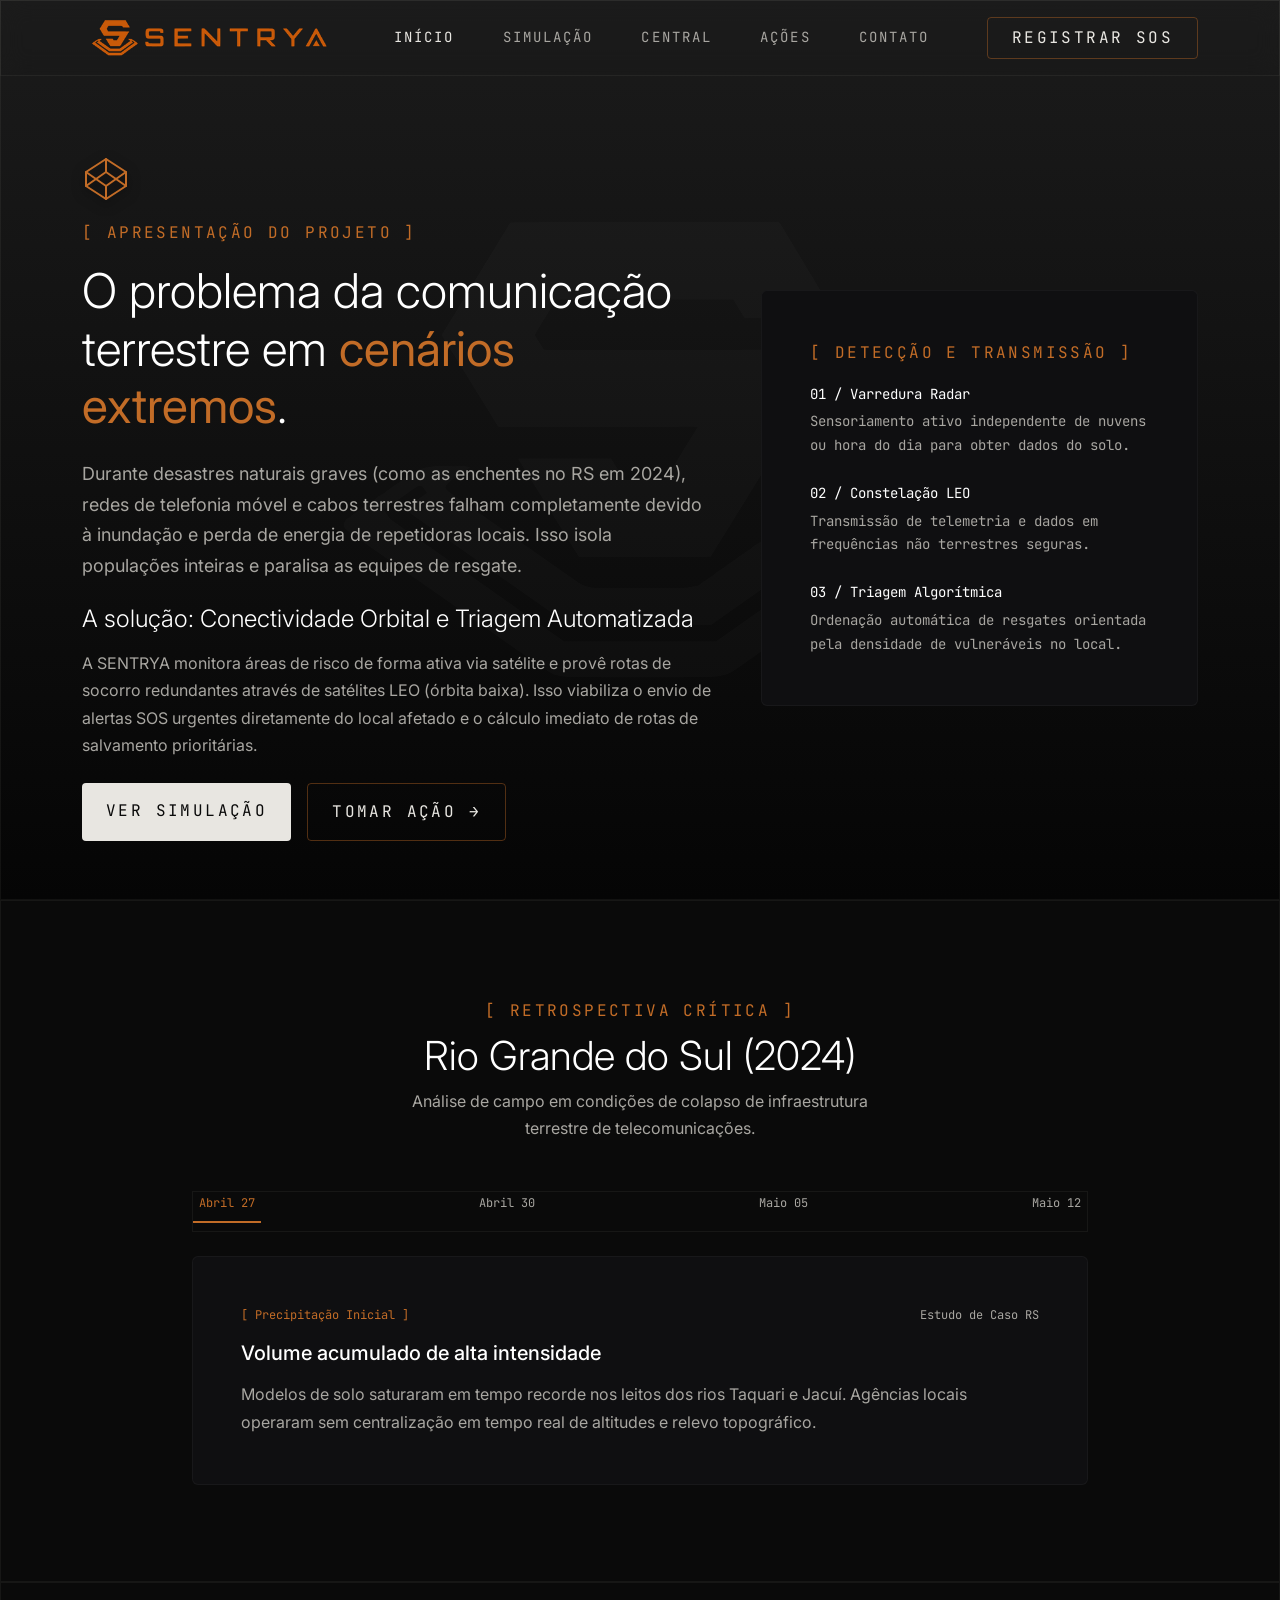
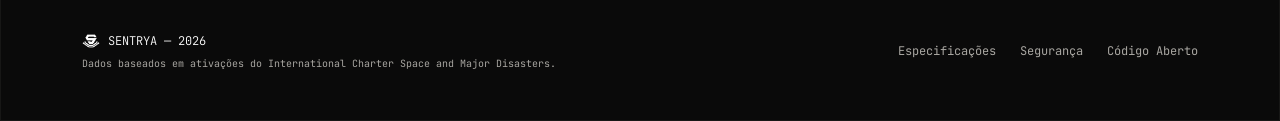
<file: index.html>
<!DOCTYPE html>
<html lang="pt-BR">
<head>
    <meta charset="UTF-8">
    <meta name="viewport" content="width=device-width, initial-scale=1.0">
    <meta name="description" content="SENTRYA — Plataforma de monitoramento orbital e coordenação civil em cenários de desastres extremos, unindo telemetria por satélite à triagem SOS inteligente.">
    <title>SENTRYA — Monitoramento de Desastres por Satélite</title>

    <link href="https://cdn.jsdelivr.net/npm/bootstrap@5.3.3/dist/css/bootstrap.min.css" rel="stylesheet">

    <link rel="preconnect" href="https://fonts.googleapis.com">
    <link rel="preconnect" href="https://fonts.gstatic.com" crossorigin>
    <link href="https://fonts.googleapis.com/css2?family=Inter:wght@200;300;400;500&family=JetBrains+Mono:wght@200;300;400;500&display=swap" rel="stylesheet">
    <link rel="icon" type="image/png" href="assets/img/logo-sentryamenor.png">
    <link rel="stylesheet" href="css/style.css">
</head>
<body class="bg-brand-black text-brand-light font-sans overflow-x-hidden">

    <header class="fixed-top bg-brand-header border-bottom border-brand-border py-3">
        <div class="container-xl d-flex align-items-center justify-content-between">
            <a href="index.html" class="d-flex align-items-center">
                <img src="assets/img/logosentriav2.png" alt="Sentrya" class="img-logo transition-scale">
            </a>

            <nav class="nav d-none d-md-flex align-items-center gap-5 text-uppercase font-mono tracking-widest small">
                <a href="index.html" class="nav-link-brand active">Início</a>
                <a href="simulacao.html" class="nav-link-brand">Simulação</a>
                <a href="central.html" class="nav-link-brand">Central</a>
                <a href="acoes.html" class="nav-link-brand">Ações</a>
                <a href="contato.html" class="nav-link-brand">Contato</a>
            </nav>

            <div class="d-flex align-items-center gap-3">
                <a href="acoes.html" class="btn btn-outline-brand-copper font-mono text-uppercase tracking-widest px-4 py-2 small d-none d-md-inline-block">
                    Registrar SOS
                </a>
                
                <!-- Mobile Menu Toggle -->
                <button class="btn btn-link text-brand-copper d-md-none p-0" type="button" data-bs-toggle="offcanvas" data-bs-target="#mobileMenu" aria-controls="mobileMenu" style="border:none; background:transparent;">
                    <svg xmlns="http://www.w3.org/2000/svg" width="32" height="32" fill="currentColor" class="bi bi-list" viewBox="0 0 16 16">
                      <path fill-rule="evenodd" d="M2.5 12a.5.5 0 0 1 .5-.5h10a.5.5 0 0 1 0 1H3a.5.5 0 0 1-.5-.5zm0-4a.5.5 0 0 1 .5-.5h10a.5.5 0 0 1 0 1H3a.5.5 0 0 1-.5-.5zm0-4a.5.5 0 0 1 .5-.5h10a.5.5 0 0 1 0 1H3a.5.5 0 0 1-.5-.5z"/>
                    </svg>
                </button>
            </div>
        </div>
    </header>

    <!-- Offcanvas Mobile Menu -->
    <div class="offcanvas offcanvas-end bg-brand-black text-brand-light border-start border-brand-border" tabindex="-1" id="mobileMenu" aria-labelledby="mobileMenuLabel">
        <div class="offcanvas-header border-bottom border-brand-border">
            <h5 class="offcanvas-title font-mono text-uppercase tracking-widest text-brand-copper" id="mobileMenuLabel">Sentrya</h5>
            <button type="button" class="btn-close btn-close-white" data-bs-dismiss="offcanvas" aria-label="Close"></button>
        </div>
        <div class="offcanvas-body">
            <div class="d-flex flex-column gap-4 font-mono text-uppercase tracking-widest mt-3">
                <a href="index.html" class="nav-link-brand active">Início</a>
                <a href="simulacao.html" class="nav-link-brand">Simulação</a>
                <a href="central.html" class="nav-link-brand">Central</a>
                <a href="acoes.html" class="nav-link-brand">Ações</a>
                <a href="contato.html" class="nav-link-brand">Contato</a>
                <hr class="border-brand-border my-2">
                <a href="acoes.html" class="btn btn-brand-copper font-mono text-uppercase tracking-widest px-4 py-3 small text-center w-100">
                    Registrar SOS
                </a>
            </div>
        </div>
    </div>

    <!-- SEÇÃO HERO / INTRODUÇÃO AO CENÁRIO DE COLAPSO E REDUNDÂNCIA ORBITAL -->
    <section class="min-vh-100 d-flex align-items-center pt-5 border-bottom border-brand-border">
        <div class="container-xl py-5 mt-5">
            <div class="row align-items-center g-5">
                <div class="col-lg-7 reveal parallax-element">
                    <div class="interactive-icon-wrapper mb-3" style="width: 48px; height: 48px; perspective: 800px;">
                        <div class="interactive-3d-icon" style="width: 100%; height: 100%; transition: transform 0.1s ease-out; transform-style: preserve-3d; color: var(--brand-copper);">
                            <svg viewBox="0 0 24 24" fill="none" stroke="currentColor" stroke-width="1" stroke-linecap="round" stroke-linejoin="round" style="width:100%; height:100%; filter: drop-shadow(0 4px 6px rgba(0,0,0,0.5));">
                                <polygon points="12 2 22 8.5 22 15.5 12 22 2 15.5 2 8.5 12 2"></polygon>
                                <line x1="12" y1="22" x2="12" y2="15.5"></line>
                                <polyline points="22 8.5 12 15.5 2 8.5"></polyline>
                                <polyline points="2 15.5 12 8.5 22 15.5"></polyline>
                                <line x1="12" y1="2" x2="12" y2="8.5"></line>
                            </svg>
                        </div>
                    </div>
                    <span class="font-mono text-brand-copper tracking-widest text-uppercase d-block mb-3">[ Apresentação do Projeto ]</span>
                    <h1 class="display-5 text-white fw-light mb-4">
                        O problema da comunicação terrestre em <span class="text-brand-copper fw-normal">cenários extremos</span>.
                    </h1>

                    <p class="text-brand-gray text-lg mb-4">
                        Durante desastres naturais graves (como as enchentes no RS em 2024), redes de telefonia móvel e cabos terrestres falham completamente devido à inundação e perda de energia de repetidoras locais. Isso isola populações inteiras e paralisa as equipes de resgate.
                    </p>

                    <h2 class="h4 text-white fw-light mb-3">
                        A solução: Conectividade Orbital e Triagem Automatizada
                    </h2>

                    <p class="text-brand-gray mb-4">
                        A SENTRYA monitora áreas de risco de forma ativa via satélite e provê rotas de socorro redundantes através de satélites LEO (órbita baixa). Isso viabiliza o envio de alertas SOS urgentes diretamente do local afetado e o cálculo imediato de rotas de salvamento prioritárias.
                    </p>

                    <div class="d-flex flex-wrap gap-3 mt-2">
                        <a href="simulacao.html" class="btn btn-brand-light font-mono text-uppercase tracking-widest px-4 py-3">
                            Ver Simulação
                        </a>
                        <a href="acoes.html" class="btn btn-outline-brand-copper font-mono text-uppercase tracking-widest px-4 py-3">
                            Tomar Ação →
                        </a>
                    </div>
                </div>

                <!-- CARD DE DETALHES DE SENSORES, TELEMETRIA E PRIORIZAÇÃO -->
                <div class="col-lg-5 reveal delay-2">
                    <div class="spotlight-card p-5 rounded">
                        <span class="font-mono text-brand-copper tracking-widest text-uppercase d-block mb-3">[ Detecção e Transmissão ]</span>
                        <ul class="list-unstyled font-mono text-brand-gray text-sm mb-0">
                            <li class="mb-4">
                                <span class="text-white d-block mb-1">01 / Varredura Radar</span>
                                Sensoriamento ativo independente de nuvens ou hora do dia para obter dados do solo.
                            </li>
                            <li class="mb-4">
                                <span class="text-white d-block mb-1">02 / Constelação LEO</span>
                                Transmissão de telemetria e dados em frequências não terrestres seguras.
                            </li>
                            <li>
                                <span class="text-white d-block mb-1">03 / Triagem Algorítmica</span>
                                Ordenação automática de resgates orientada pela densidade de vulneráveis no local.
                            </li>
                        </ul>
                    </div>
                </div>
            </div>
        </div>
    </section>

    <!-- SEÇÃO DE RETROSPECTIVA HISTÓRICA DO DESASTRE NO RIO GRANDE DO SUL (TIMELINE) -->
    <section class="py-5 border-bottom border-brand-border reveal">
        <div class="container-xl py-5">
            <div class="max-w-4xl mx-auto">
                <div class="text-center mb-5">
                    <span class="font-mono text-brand-copper tracking-widest text-uppercase d-block mb-2">[ Retrospectiva Crítica ]</span>
                    <h2 class="display-6 text-white fw-light">Rio Grande do Sul (2024)</h2>
                    <p class="text-brand-gray max-w-lg mx-auto">
                        Análise de campo em condições de colapso de infraestrutura terrestre de telecomunicações.
                    </p>
                </div>

                <div class="timeline-navigation mb-4">
                    <div class="d-flex justify-content-between border-bottom border-brand-border pb-2 font-mono text-brand-gray text-xs">
                        <button id="tbtn-1" class="btn-timeline active">Abril 27</button>
                        <button id="tbtn-2" class="btn-timeline">Abril 30</button>
                        <button id="tbtn-3" class="btn-timeline">Maio 05</button>
                        <button id="tbtn-4" class="btn-timeline">Maio 12</button>
                    </div>
                </div>

                <div id="timeline-box" class="spotlight-card p-5 rounded transition-all"></div>
            </div>
        </div>
    </section>

    <footer class="border-t border-brand-border py-5 bg-brand-black font-mono text-xs text-brand-gray">
        <div class="container-xl d-flex flex-column flex-sm-row justify-content-between align-items-center gap-3">
            <div class="d-flex flex-column align-items-center align-items-sm-start gap-1">
                <div class="d-flex align-items-center gap-2">
                    <img src="assets/img/logo-sentrya-branca.png" alt="Sentrya" style="height: 18px;">
                    <span class="text-white fw-light">SENTRYA — 2026</span>
                </div>
                <span class="text-brand-gray" style="font-size: 10px !important;">Dados baseados em ativações do International Charter Space and Major Disasters.</span>
            </div>
            <div class="d-flex gap-4">
                <a href="#" class="footer-link">Especificações</a>
                <a href="#" class="footer-link">Segurança</a>
                <a href="#" class="footer-link">Código Aberto</a>
            </div>
        </div>
    </footer>

    <script src="https://cdn.jsdelivr.net/npm/bootstrap@5.3.3/dist/js/bootstrap.bundle.min.js"></script>
    <script src="src/js/script.js"></script>
</body>
</html>
</file>
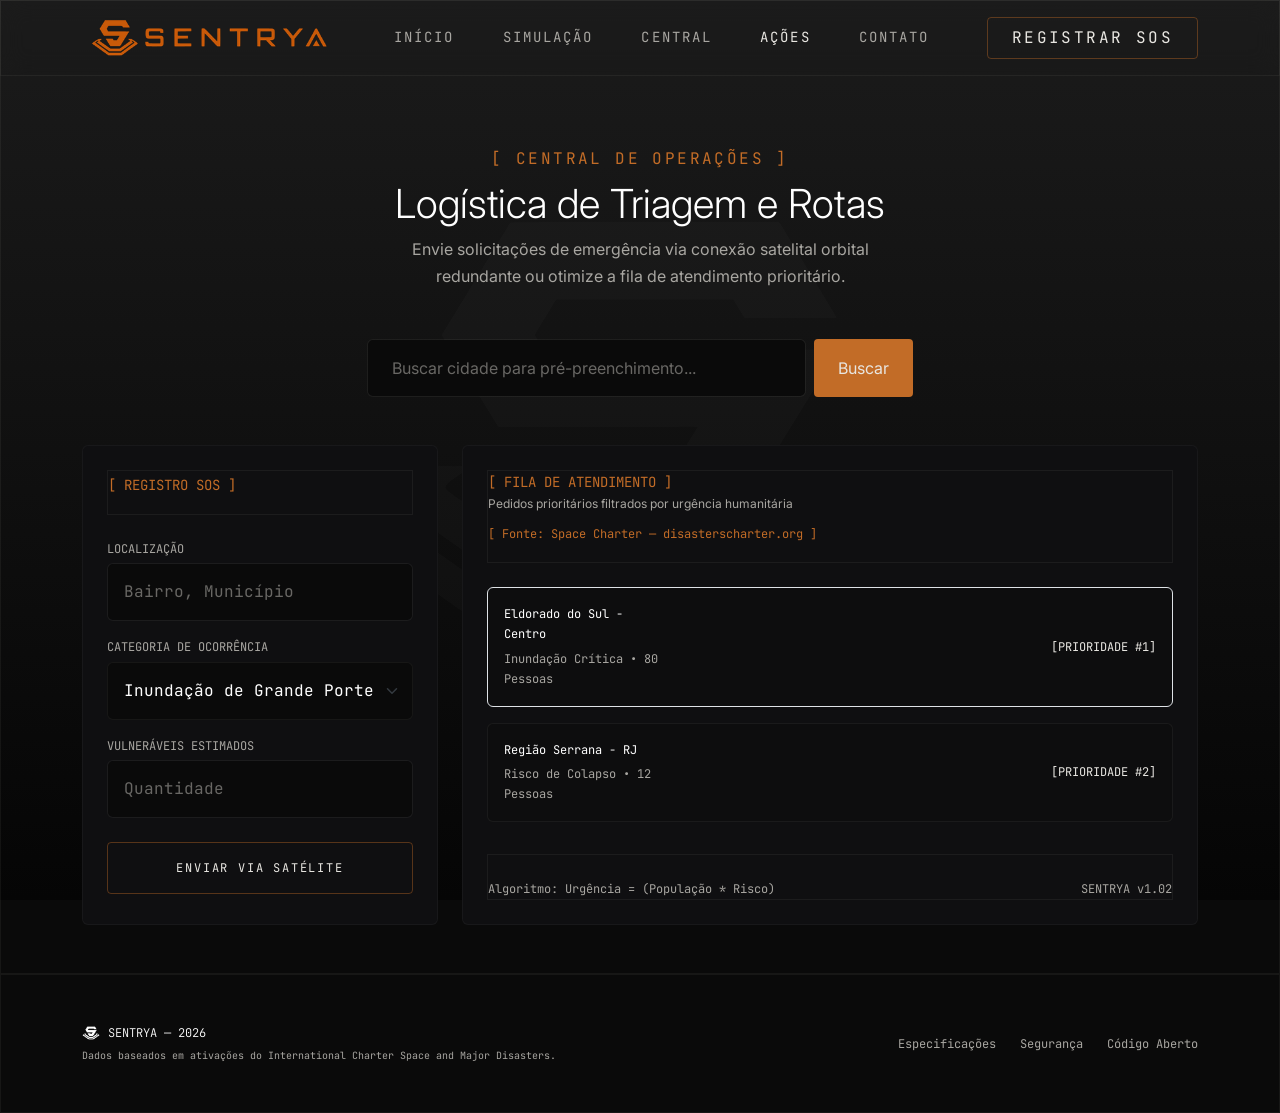
<file: acoes.html>
<!DOCTYPE html>
<html lang="pt-BR">
<head>
    <meta charset="UTF-8">
    <meta name="viewport" content="width=device-width, initial-scale=1.0">
    <meta name="description" content="SENTRYA — Plataforma de monitoramento orbital e coordenação civil em cenários de desastres extremos, unindo telemetria por satélite à triagem SOS inteligente.">
    <title>SENTRYA — Módulo de Ações e Roteamento</title>

    <link href="https://cdn.jsdelivr.net/npm/bootstrap@5.3.3/dist/css/bootstrap.min.css" rel="stylesheet">

    <link rel="preconnect" href="https://fonts.googleapis.com">
    <link rel="preconnect" href="https://fonts.gstatic.com" crossorigin>
    <link href="https://fonts.googleapis.com/css2?family=Inter:wght@200;300;400;500&family=JetBrains+Mono:wght@200;300;400;500&display=swap" rel="stylesheet">
    <link rel="icon" type="image/png" href="assets/img/logo-sentryamenor.png">
    <link rel="stylesheet" href="css/style.css">
</head>
<body class="bg-brand-black text-brand-light font-sans overflow-x-hidden">

    <header class="fixed-top bg-brand-header border-bottom border-brand-border py-3">
        <div class="container-xl d-flex align-items-center justify-content-between">
            <a href="index.html" class="d-flex align-items-center">
                <img src="assets/img/logosentriav2.png" alt="Sentrya" class="img-logo transition-scale">
            </a>

            <nav class="nav d-none d-md-flex align-items-center gap-5 text-uppercase font-mono tracking-widest small">
                <a href="index.html" class="nav-link-brand">Início</a>
                <a href="simulacao.html" class="nav-link-brand">Simulação</a>
                <a href="central.html" class="nav-link-brand">Central</a>
                <a href="acoes.html" class="nav-link-brand active">Ações</a>
                <a href="contato.html" class="nav-link-brand">Contato</a>
            </nav>

            <div class="d-flex align-items-center gap-3">
                <a href="acoes.html" class="btn btn-outline-brand-copper font-mono text-uppercase tracking-widest px-4 py-2 small d-none d-md-inline-block">
                    Registrar SOS
                </a>
                
                <!-- Mobile Menu Toggle -->
                <button class="btn btn-link text-brand-copper d-md-none p-0" type="button" data-bs-toggle="offcanvas" data-bs-target="#mobileMenu" aria-controls="mobileMenu" style="border:none; background:transparent;">
                    <svg xmlns="http://www.w3.org/2000/svg" width="32" height="32" fill="currentColor" class="bi bi-list" viewBox="0 0 16 16">
                      <path fill-rule="evenodd" d="M2.5 12a.5.5 0 0 1 .5-.5h10a.5.5 0 0 1 0 1H3a.5.5 0 0 1-.5-.5zm0-4a.5.5 0 0 1 .5-.5h10a.5.5 0 0 1 0 1H3a.5.5 0 0 1-.5-.5zm0-4a.5.5 0 0 1 .5-.5h10a.5.5 0 0 1 0 1H3a.5.5 0 0 1-.5-.5z"/>
                    </svg>
                </button>
            </div>
        </div>
    </header>

    <!-- Offcanvas Mobile Menu -->
    <div class="offcanvas offcanvas-end bg-brand-black text-brand-light border-start border-brand-border" tabindex="-1" id="mobileMenu" aria-labelledby="mobileMenuLabel">
        <div class="offcanvas-header border-bottom border-brand-border">
            <h5 class="offcanvas-title font-mono text-uppercase tracking-widest text-brand-copper" id="mobileMenuLabel">Sentrya</h5>
            <button type="button" class="btn-close btn-close-white" data-bs-dismiss="offcanvas" aria-label="Close"></button>
        </div>
        <div class="offcanvas-body">
            <div class="d-flex flex-column gap-4 font-mono text-uppercase tracking-widest mt-3">
                <a href="index.html" class="nav-link-brand">Início</a>
                <a href="simulacao.html" class="nav-link-brand">Simulação</a>
                <a href="central.html" class="nav-link-brand">Central</a>
                <a href="acoes.html" class="nav-link-brand active">Ações</a>
                <a href="contato.html" class="nav-link-brand">Contato</a>
                <hr class="border-brand-border my-2">
                <a href="acoes.html" class="btn btn-brand-copper font-mono text-uppercase tracking-widest px-4 py-3 small text-center w-100">
                    Registrar SOS
                </a>
            </div>
        </div>
    </div>

    <!-- SEÇÃO CENTRAL DE OPERAÇÕES - REGISTRO E TRIAGEM SOS -->
    <section id="simulador" class="min-vh-100 pt-5 border-bottom border-brand-border d-flex align-items-center">
        <div class="container-xl py-5 mt-5">
            <div class="text-center mb-5 reveal">
                <span class="font-mono text-brand-copper tracking-widest text-uppercase d-block mb-2">[ Central de Operações ]</span>
                <h1 class="display-6 text-white fw-light">Logística de Triagem e Rotas</h1>
                <p class="text-brand-gray max-w-lg mx-auto">
                    Envie solicitações de emergência via conexão satelital orbital redundante ou otimize a fila de atendimento prioritário.
                </p>
            </div>

            <!-- BARRA DE BUSCA E PRÉ-PREENCHIMENTO DE CIDADES -->
            <div class="row justify-content-center mb-5 reveal">
                <div class="col-md-8 col-lg-6">
                    <div class="d-flex gap-2">
                        <input id="cidadeBusca" type="text" placeholder="Buscar cidade para pré-preenchimento..." class="form-control bg-brand-black border-brand-border text-white px-4 py-3">
                        <button id="btnBuscarCidade" class="btn btn-brand-copper px-4">
                            Buscar
                        </button>
                    </div>
                </div>
            </div>

            <div class="row g-4 reveal delay-2">
                <!-- FORMULÁRIO DE REGISTRO SOS VIA SATÉLITE -->
                <div class="col-lg-4">
                    <div class="spotlight-card p-4 rounded h-100 d-flex flex-column justify-content-between">
                        <div>
                            <div class="border-bottom border-brand-border pb-3 mb-4">
                                <span class="text-sm font-mono text-brand-copper text-uppercase">[ Registro SOS ]</span>
                            </div>

                            <form id="sosForm" class="font-mono text-sm">
                                <div class="mb-3">
                                    <label for="sosLocal" class="text-xs text-brand-gray text-uppercase mb-1 d-block">Localização</label>
                                    <input required id="sosLocal" type="text" placeholder="Bairro, Município" class="form-control bg-brand-black border-brand-border text-white p-3 rounded">
                                </div>

                                <div class="mb-3">
                                    <label for="sosTipo" class="text-xs text-brand-gray text-uppercase mb-1 d-block">Categoria de Ocorrência</label>
                                    <select id="sosTipo" class="form-select bg-brand-black border-brand-border text-white p-3 rounded">
                                        <option value="Inundação Crítica">Inundação de Grande Porte</option>
                                        <option value="Risco de Colapso">Deslizamento / Encosta</option>
                                        <option value="Isolamento Hidrológico">Escassez Crítica / Seca</option>
                                    </select>
                                </div>

                                <div class="mb-4">
                                    <label for="sosPessoas" class="text-xs text-brand-gray text-uppercase mb-1 d-block">Vulneráveis Estimados</label>
                                    <input required id="sosPessoas" type="number" min="1" max="200" placeholder="Quantidade" class="form-control bg-brand-black border-brand-border text-white p-3 rounded">
                                </div>

                                <button type="submit" class="btn btn-outline-brand-copper w-100 py-3 text-uppercase tracking-widest text-xs font-mono">
                                    Enviar via Satélite
                                </button>
                            </form>
                        </div>
                    </div>
                </div>

                <!-- PAINEL DA FILA DE ATENDIMENTO PRIORITÁRIO (SPACE CHARTER) -->
                <div class="col-lg-8">
                    <div class="spotlight-card p-4 rounded h-100 d-flex flex-column justify-content-between">
                        <div>
                            <div class="d-flex flex-column flex-sm-row justify-content-between align-items-start align-items-sm-center border-bottom border-brand-border pb-3 mb-4 gap-3">
                                <div>
                                    <span class="font-mono text-sm text-brand-copper text-uppercase d-block">[ Fila de Atendimento ]</span>
                                    <span class="text-xs text-brand-gray d-block mb-1">Pedidos prioritários filtrados por urgência humanitária</span>
                                    <span class="text-xs font-mono text-brand-copper font-bold">[ Fonte: Space Charter — disasterscharter.org ]</span>
                                </div>
                            </div>

                            <div id="incident-list" class="d-flex flex-column gap-2 font-mono text-sm overflow-y-auto" style="max-height: 300px;">
                                <div class="p-3 bg-brand-dark-opacity border border-brand-border rounded d-flex flex-column flex-sm-row justify-content-between align-items-start align-items-sm-center gap-2 mb-2" data-urgencia="24">
                                    <div class="d-flex flex-column gap-1">
                                        <span class="text-white text-xs font-medium">Região Serrana - RJ</span>
                                        <p class="text-xs text-brand-gray mb-0">Risco de Colapso • 12 Pessoas</p>
                                    </div>
                                    <div class="text-sm-end w-100 w-sm-auto mt-2 mt-sm-0">
                                        <span class="text-xs text-brand-copper font-bold text-uppercase">[Aguardando]</span>
                                    </div>
                                </div>

                                <div class="p-3 bg-brand-dark-opacity border border-brand-border rounded d-flex flex-column flex-sm-row justify-content-between align-items-start align-items-sm-center gap-2" data-urgencia="240">
                                    <div class="d-flex flex-column gap-1">
                                        <span class="text-white text-xs font-medium">Eldorado do Sul - Centro</span>
                                        <p class="text-xs text-brand-gray mb-0">Inundação Crítica • 80 Pessoas</p>
                                    </div>
                                    <div class="text-sm-end w-100 w-sm-auto mt-2 mt-sm-0">
                                        <span class="text-xs text-brand-copper font-bold text-uppercase">[Aguardando]</span>
                                    </div>
                                </div>
                            </div>
                        </div>

                        <div class="mt-4 pt-4 border-top border-brand-border text-xs font-mono text-brand-gray d-flex justify-content-between">
                            <span>Algoritmo: Urgência = (População * Risco)</span>
                            <span>SENTRYA v1.02</span>
                        </div>
                    </div>
                </div>
            </div>
        </div>
    </section>

    <footer class="border-t border-brand-border py-5 bg-brand-black font-mono text-xs text-brand-gray">
        <div class="container-xl d-flex flex-column flex-sm-row justify-content-between align-items-center gap-3">
            <div class="d-flex flex-column align-items-center align-items-sm-start gap-1">
                <div class="d-flex align-items-center gap-2">
                    <img src="assets/img/logo-sentrya-branca.png" alt="Sentrya" style="height: 18px;">
                    <span class="text-white fw-light">SENTRYA — 2026</span>
                </div>
                <span class="text-brand-gray" style="font-size: 10px !important;">Dados baseados em ativações do International Charter Space and Major Disasters.</span>
            </div>
            <div class="d-flex gap-4">
                <a href="#" class="footer-link">Especificações</a>
                <a href="#" class="footer-link">Segurança</a>
                <a href="#" class="footer-link">Código Aberto</a>
            </div>
        </div>
    </footer>

    <script src="https://cdn.jsdelivr.net/npm/bootstrap@5.3.3/dist/js/bootstrap.bundle.min.js"></script>
    <script src="src/js/script.js"></script>
</body>
</html>
</file>
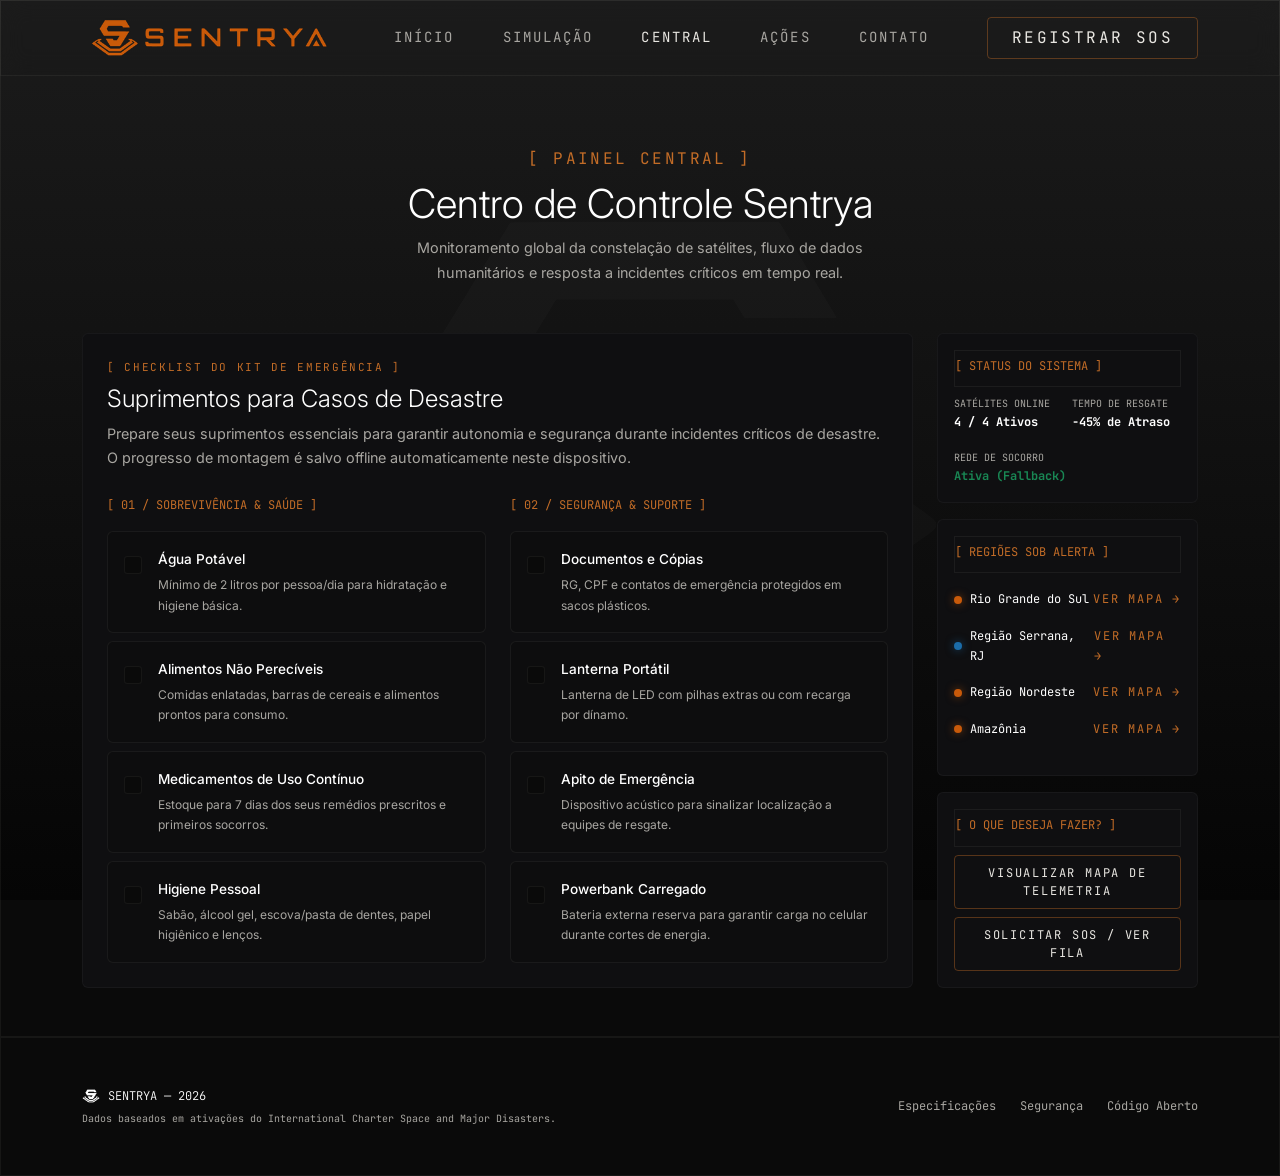
<file: central.html>
<!DOCTYPE html>
<html lang="pt-BR">
<head>
    <meta charset="UTF-8">
    <meta name="viewport" content="width=device-width, initial-scale=1.0">
    <meta name="description" content="SENTRYA — Plataforma de monitoramento orbital e coordenação civil em cenários de desastres extremos, unindo telemetria por satélite à triagem SOS inteligente.">
    <title>SENTRYA — Central de Controle e Monitoramento</title>

    <link href="https://cdn.jsdelivr.net/npm/bootstrap@5.3.3/dist/css/bootstrap.min.css" rel="stylesheet">

    <link rel="preconnect" href="https://fonts.googleapis.com">
    <link rel="preconnect" href="https://fonts.gstatic.com" crossorigin>
    <link href="https://fonts.googleapis.com/css2?family=Inter:wght@200;300;400;500&family=JetBrains+Mono:wght@200;300;400;500&display=swap" rel="stylesheet">
    <link rel="icon" type="image/png" href="assets/img/logo-sentryamenor.png">
    <link rel="stylesheet" href="css/style.css">
</head>
<body class="bg-brand-black text-brand-light font-sans overflow-x-hidden">

    <header class="fixed-top bg-brand-header border-bottom border-brand-border py-3">
        <div class="container-xl d-flex align-items-center justify-content-between">
            <a href="index.html" class="d-flex align-items-center">
                <img src="assets/img/logosentriav2.png" alt="Sentrya" class="img-logo transition-scale">
            </a>

            <nav class="nav d-none d-md-flex align-items-center gap-5 text-uppercase font-mono tracking-widest small">
                <a href="index.html" class="nav-link-brand">Início</a>
                <a href="simulacao.html" class="nav-link-brand">Simulação</a>
                <a href="central.html" class="nav-link-brand active">Central</a>
                <a href="acoes.html" class="nav-link-brand">Ações</a>
                <a href="contato.html" class="nav-link-brand">Contato</a>
            </nav>

            <div class="d-flex align-items-center gap-3">
                <a href="acoes.html" class="btn btn-outline-brand-copper font-mono text-uppercase tracking-widest px-4 py-2 small d-none d-md-inline-block">
                    Registrar SOS
                </a>
                
                <!-- Mobile Menu Toggle -->
                <button class="btn btn-link text-brand-copper d-md-none p-0" type="button" data-bs-toggle="offcanvas" data-bs-target="#mobileMenu" aria-controls="mobileMenu" style="border:none; background:transparent;">
                    <svg xmlns="http://www.w3.org/2000/svg" width="32" height="32" fill="currentColor" class="bi bi-list" viewBox="0 0 16 16">
                      <path fill-rule="evenodd" d="M2.5 12a.5.5 0 0 1 .5-.5h10a.5.5 0 0 1 0 1H3a.5.5 0 0 1-.5-.5zm0-4a.5.5 0 0 1 .5-.5h10a.5.5 0 0 1 0 1H3a.5.5 0 0 1-.5-.5zm0-4a.5.5 0 0 1 .5-.5h10a.5.5 0 0 1 0 1H3a.5.5 0 0 1-.5-.5z"/>
                    </svg>
                </button>
            </div>
        </div>
    </header>

    <!-- Offcanvas Mobile Menu -->
    <div class="offcanvas offcanvas-end bg-brand-black text-brand-light border-start border-brand-border" tabindex="-1" id="mobileMenu" aria-labelledby="mobileMenuLabel">
        <div class="offcanvas-header border-bottom border-brand-border">
            <h5 class="offcanvas-title font-mono text-uppercase tracking-widest text-brand-copper" id="mobileMenuLabel">Sentrya</h5>
            <button type="button" class="btn-close btn-close-white" data-bs-dismiss="offcanvas" aria-label="Close"></button>
        </div>
        <div class="offcanvas-body">
            <div class="d-flex flex-column gap-4 font-mono text-uppercase tracking-widest mt-3">
                <a href="index.html" class="nav-link-brand">Início</a>
                <a href="simulacao.html" class="nav-link-brand">Simulação</a>
                <a href="central.html" class="nav-link-brand active">Central</a>
                <a href="acoes.html" class="nav-link-brand">Ações</a>
                <a href="contato.html" class="nav-link-brand">Contato</a>
                <hr class="border-brand-border my-2">
                <a href="acoes.html" class="btn btn-brand-copper font-mono text-uppercase tracking-widest px-4 py-3 small text-center w-100">
                    Registrar SOS
                </a>
            </div>
        </div>
    </div>

    <!-- SEÇÃO DASHBOARD CENTRAL -->
    <section class="min-vh-100 pt-5 border-bottom border-brand-border">
        <div class="container-xl py-5 mt-5">
            
            <!-- TÍTULO PRINCIPAL -->
            <div class="text-center mb-5 reveal">
                <span class="font-mono text-brand-copper tracking-widest text-uppercase d-block mb-2">[ Painel Central ]</span>
                <h1 class="display-6 text-white fw-light">Centro de Controle Sentrya</h1>
                <p class="text-brand-gray max-w-lg mx-auto" style="font-size: 0.9rem;">
                    Monitoramento global da constelação de satélites, fluxo de dados humanitários e resposta a incidentes críticos em tempo real.
                </p>
            </div>

            <!-- ROW PRINCIPAL DO DASHBOARD -->
            <div class="row g-4 reveal delay-1">
                
                <!-- COLUNA PRINCIPAL: KIT DE SOBREVIVÊNCIA (LADO ESQUERDO) -->
                <div class="col-lg-8 col-xl-9">
                    <div class="spotlight-card p-4 rounded h-100">
                        
                        <div class="mb-4">
                            <span class="font-mono text-brand-copper text-uppercase tracking-widest mb-2 d-block" style="font-size: 11px;">[ Checklist do Kit de Emergência ]</span>
                            <h2 class="h4 text-white fw-light mb-2">Suprimentos para Casos de Desastre</h2>
                            <p class="text-brand-gray mb-4" style="font-size: 0.9rem;">
                                Prepare seus suprimentos essenciais para garantir autonomia e segurança durante incidentes críticos de desastre. O progresso de montagem é salvo offline automaticamente neste dispositivo.
                            </p>
                        </div>
                        <!-- CATEGORIAS DE ITENS -->
                        <div class="row g-4 font-sans">
                            <!-- Categoria 1 -->
                            <div class="col-md-6">
                                <div class="d-flex flex-column gap-3">
                                    <span class="font-mono text-xs text-brand-copper text-uppercase tracking-wider">[ 01 / Sobrevivência & Saúde ]</span>
                                    <ul class="list-unstyled mb-0 d-flex flex-column gap-2">
                                        <li class="d-flex align-items-start gap-3 p-3 rounded bg-brand-dark-opacity border border-brand-border transition-all cursor-pointer">
                                            <div class="pt-1">
                                                <input class="form-check-input survival-item" type="checkbox" id="kit-water">
                                            </div>
                                            <div class="d-flex flex-column">
                                                <label class="form-check-label text-white fw-medium mb-1 cursor-pointer" for="kit-water" style="font-size: 0.85rem;">Água Potável</label>
                                                <span class="text-brand-gray text-xs">Mínimo de 2 litros por pessoa/dia para hidratação e higiene básica.</span>
                                            </div>
                                        </li>
                                        <li class="d-flex align-items-start gap-3 p-3 rounded bg-brand-dark-opacity border border-brand-border transition-all cursor-pointer">
                                            <div class="pt-1">
                                                <input class="form-check-input survival-item" type="checkbox" id="kit-food">
                                            </div>
                                            <div class="d-flex flex-column">
                                                <label class="form-check-label text-white fw-medium mb-1 cursor-pointer" for="kit-food" style="font-size: 0.85rem;">Alimentos Não Perecíveis</label>
                                                <span class="text-brand-gray text-xs">Comidas enlatadas, barras de cereais e alimentos prontos para consumo.</span>
                                            </div>
                                        </li>
                                        <li class="d-flex align-items-start gap-3 p-3 rounded bg-brand-dark-opacity border border-brand-border transition-all cursor-pointer">
                                            <div class="pt-1">
                                                <input class="form-check-input survival-item" type="checkbox" id="kit-meds">
                                            </div>
                                            <div class="d-flex flex-column">
                                                <label class="form-check-label text-white fw-medium mb-1 cursor-pointer" for="kit-meds" style="font-size: 0.85rem;">Medicamentos de Uso Contínuo</label>
                                                <span class="text-brand-gray text-xs">Estoque para 7 dias dos seus remédios prescritos e primeiros socorros.</span>
                                            </div>
                                        </li>
                                        <li class="d-flex align-items-start gap-3 p-3 rounded bg-brand-dark-opacity border border-brand-border transition-all cursor-pointer">
                                            <div class="pt-1">
                                                <input class="form-check-input survival-item" type="checkbox" id="kit-hygiene">
                                            </div>
                                            <div class="d-flex flex-column">
                                                <label class="form-check-label text-white fw-medium mb-1 cursor-pointer" for="kit-hygiene" style="font-size: 0.85rem;">Higiene Pessoal</label>
                                                <span class="text-brand-gray text-xs">Sabão, álcool gel, escova/pasta de dentes, papel higiênico e lenços.</span>
                                            </div>
                                        </li>
                                    </ul>
                                </div>
                            </div>
                            <!-- Categoria 2 -->
                            <div class="col-md-6">
                                <div class="d-flex flex-column gap-3">
                                    <span class="font-mono text-xs text-brand-copper text-uppercase tracking-wider">[ 02 / Segurança & Suporte ]</span>
                                    <ul class="list-unstyled mb-0 d-flex flex-column gap-2">
                                        <li class="d-flex align-items-start gap-3 p-3 rounded bg-brand-dark-opacity border border-brand-border transition-all cursor-pointer">
                                            <div class="pt-1">
                                                <input class="form-check-input survival-item" type="checkbox" id="kit-docs">
                                            </div>
                                            <div class="d-flex flex-column">
                                                <label class="form-check-label text-white fw-medium mb-1 cursor-pointer" for="kit-docs" style="font-size: 0.85rem;">Documentos e Cópias</label>
                                                <span class="text-brand-gray text-xs">RG, CPF e contatos de emergência protegidos em sacos plásticos.</span>
                                            </div>
                                        </li>
                                        <li class="d-flex align-items-start gap-3 p-3 rounded bg-brand-dark-opacity border border-brand-border transition-all cursor-pointer">
                                            <div class="pt-1">
                                                <input class="form-check-input survival-item" type="checkbox" id="kit-light">
                                            </div>
                                            <div class="d-flex flex-column">
                                                <label class="form-check-label text-white fw-medium mb-1 cursor-pointer" for="kit-light" style="font-size: 0.85rem;">Lanterna Portátil</label>
                                                <span class="text-brand-gray text-xs">Lanterna de LED com pilhas extras ou com recarga por dínamo.</span>
                                            </div>
                                        </li>
                                        <li class="d-flex align-items-start gap-3 p-3 rounded bg-brand-dark-opacity border border-brand-border transition-all cursor-pointer">
                                            <div class="pt-1">
                                                <input class="form-check-input survival-item" type="checkbox" id="kit-whistle">
                                            </div>
                                            <div class="d-flex flex-column">
                                                <label class="form-check-label text-white fw-medium mb-1 cursor-pointer" for="kit-whistle" style="font-size: 0.85rem;">Apito de Emergência</label>
                                                <span class="text-brand-gray text-xs">Dispositivo acústico para sinalizar localização a equipes de resgate.</span>
                                            </div>
                                        </li>
                                        <li class="d-flex align-items-start gap-3 p-3 rounded bg-brand-dark-opacity border border-brand-border transition-all cursor-pointer">
                                            <div class="pt-1">
                                                <input class="form-check-input survival-item" type="checkbox" id="kit-battery">
                                            </div>
                                            <div class="d-flex flex-column">
                                                <label class="form-check-label text-white fw-medium mb-1 cursor-pointer" for="kit-battery" style="font-size: 0.85rem;">Powerbank Carregado</label>
                                                <span class="text-brand-gray text-xs">Bateria externa reserva para garantir carga no celular durante cortes de energia.</span>
                                            </div>
                                        </li>
                                    </ul>
                                </div>
                            </div>
                        </div>

                    </div>
                </div>

                <!-- COLUNA DE CONTROLE & STATUS (LADO DIREITO) -->
                <div class="col-lg-4 col-xl-3">
                    <div class="d-flex flex-column gap-3 h-100">
                        
                        <!-- PAINEL 1: MÉTRICAS COMPACTAS -->
                        <div class="spotlight-card p-3 rounded">
                            <div class="border-bottom border-brand-border pb-2 mb-2">
                                <span class="font-mono text-xs text-brand-copper text-uppercase">[ Status do Sistema ]</span>
                            </div>
                            <div class="row g-2 font-mono text-xs">
                                <div class="col-6 mb-2">
                                    <span class="text-brand-gray d-block" style="font-size: 10px;">SATÉLITES ONLINE</span>
                                    <span class="text-white fw-bold">4 / 4 Ativos</span>
                                </div>
                                <div class="col-6 mb-2">
                                    <span class="text-brand-gray d-block" style="font-size: 10px;">TEMPO DE RESGATE</span>
                                    <span class="text-white fw-bold">-45% de Atraso</span>
                                </div>
                                <div class="col-12">
                                    <span class="text-brand-gray d-block" style="font-size: 10px;">REDE DE SOCORRO</span>
                                    <span class="text-success fw-bold">Ativa (Fallback)</span>
                                </div>
                            </div>
                        </div>

                        <!-- PAINEL 2: ZONAS ATIVAS -->
                        <div class="spotlight-card p-3 rounded flex-grow-1">
                            <div class="border-bottom border-brand-border pb-2 mb-3">
                                <span class="font-mono text-xs text-brand-copper text-uppercase">[ Regiões sob Alerta ]</span>
                            </div>
                            <div class="d-flex flex-column gap-3 font-mono text-xs">
                                
                                <!-- RS -->
                                <div class="d-flex align-items-center justify-content-between">
                                    <div class="d-flex align-items-center">
                                        <span class="status-indicator status-orange me-2"></span>
                                        <span class="text-white">Rio Grande do Sul</span>
                                    </div>
                                    <a href="simulacao.html?foco=rs" class="text-brand-copper text-decoration-none text-uppercase tracking-widest text-xs" style="font-size: 10px;">Ver Mapa →</a>
                                </div>

                                <!-- RJ -->
                                <div class="d-flex align-items-center justify-content-between">
                                    <div class="d-flex align-items-center">
                                        <span class="status-indicator status-blue me-2"></span>
                                        <span class="text-white">Região Serrana, RJ</span>
                                    </div>
                                    <a href="simulacao.html?foco=rj" class="text-brand-copper text-decoration-none text-uppercase tracking-widest text-xs" style="font-size: 10px;">Ver Mapa →</a>
                                </div>

                                <!-- NE -->
                                <div class="d-flex align-items-center justify-content-between">
                                    <div class="d-flex align-items-center">
                                        <span class="status-indicator status-orange me-2"></span>
                                        <span class="text-white">Região Nordeste</span>
                                    </div>
                                    <a href="simulacao.html?foco=ne" class="text-brand-copper text-decoration-none text-uppercase tracking-widest text-xs" style="font-size: 10px;">Ver Mapa →</a>
                                </div>

                                <!-- AM -->
                                <div class="d-flex align-items-center justify-content-between">
                                    <div class="d-flex align-items-center">
                                        <span class="status-indicator status-orange me-2"></span>
                                        <span class="text-white">Amazônia</span>
                                    </div>
                                    <a href="simulacao.html?foco=am" class="text-brand-copper text-decoration-none text-uppercase tracking-widest text-xs" style="font-size: 10px;">Ver Mapa →</a>
                                </div>

                            </div>
                        </div>

                        <!-- PAINEL 3: ACESSO DE NAVEGAÇÃO -->
                        <div class="spotlight-card p-3 rounded">
                            <div class="border-bottom border-brand-border pb-2 mb-2">
                                <span class="font-mono text-xs text-brand-copper text-uppercase">[ O que deseja fazer? ]</span>
                            </div>
                            <div class="d-flex flex-column gap-2 font-mono">
                                <a href="simulacao.html" class="btn btn-outline-brand-copper w-100 py-2 text-uppercase tracking-widest text-xs" style="font-size: 10px;">
                                    Visualizar Mapa de Telemetria
                                </a>
                                <a href="acoes.html" class="btn btn-outline-brand-copper w-100 py-2 text-uppercase tracking-widest text-xs" style="font-size: 10px;">
                                    Solicitar SOS / Ver Fila
                                </a>
                            </div>
                        </div>

                    </div>
                </div>

            </div>

        </div>
    </section>

    <footer class="border-t border-brand-border py-5 bg-brand-black font-mono text-xs text-brand-gray">
        <div class="container-xl d-flex flex-column flex-sm-row justify-content-between align-items-center gap-3">
            <div class="d-flex flex-column align-items-center align-items-sm-start gap-1">
                <div class="d-flex align-items-center gap-2">
                    <img src="assets/img/logo-sentrya-branca.png" alt="Sentrya" style="height: 18px;">
                    <span class="text-white fw-light">SENTRYA — 2026</span>
                </div>
                <span class="text-brand-gray" style="font-size: 10px !important;">Dados baseados em ativações do International Charter Space and Major Disasters.</span>
            </div>
            <div class="d-flex gap-4">
                <a href="#" class="footer-link">Especificações</a>
                <a href="#" class="footer-link">Segurança</a>
                <a href="#" class="footer-link">Código Aberto</a>
            </div>
        </div>
    </footer>

    <script src="https://cdn.jsdelivr.net/npm/bootstrap@5.3.3/dist/js/bootstrap.bundle.min.js"></script>
    <script src="src/js/script.js"></script>
</body>
</html>
</file>
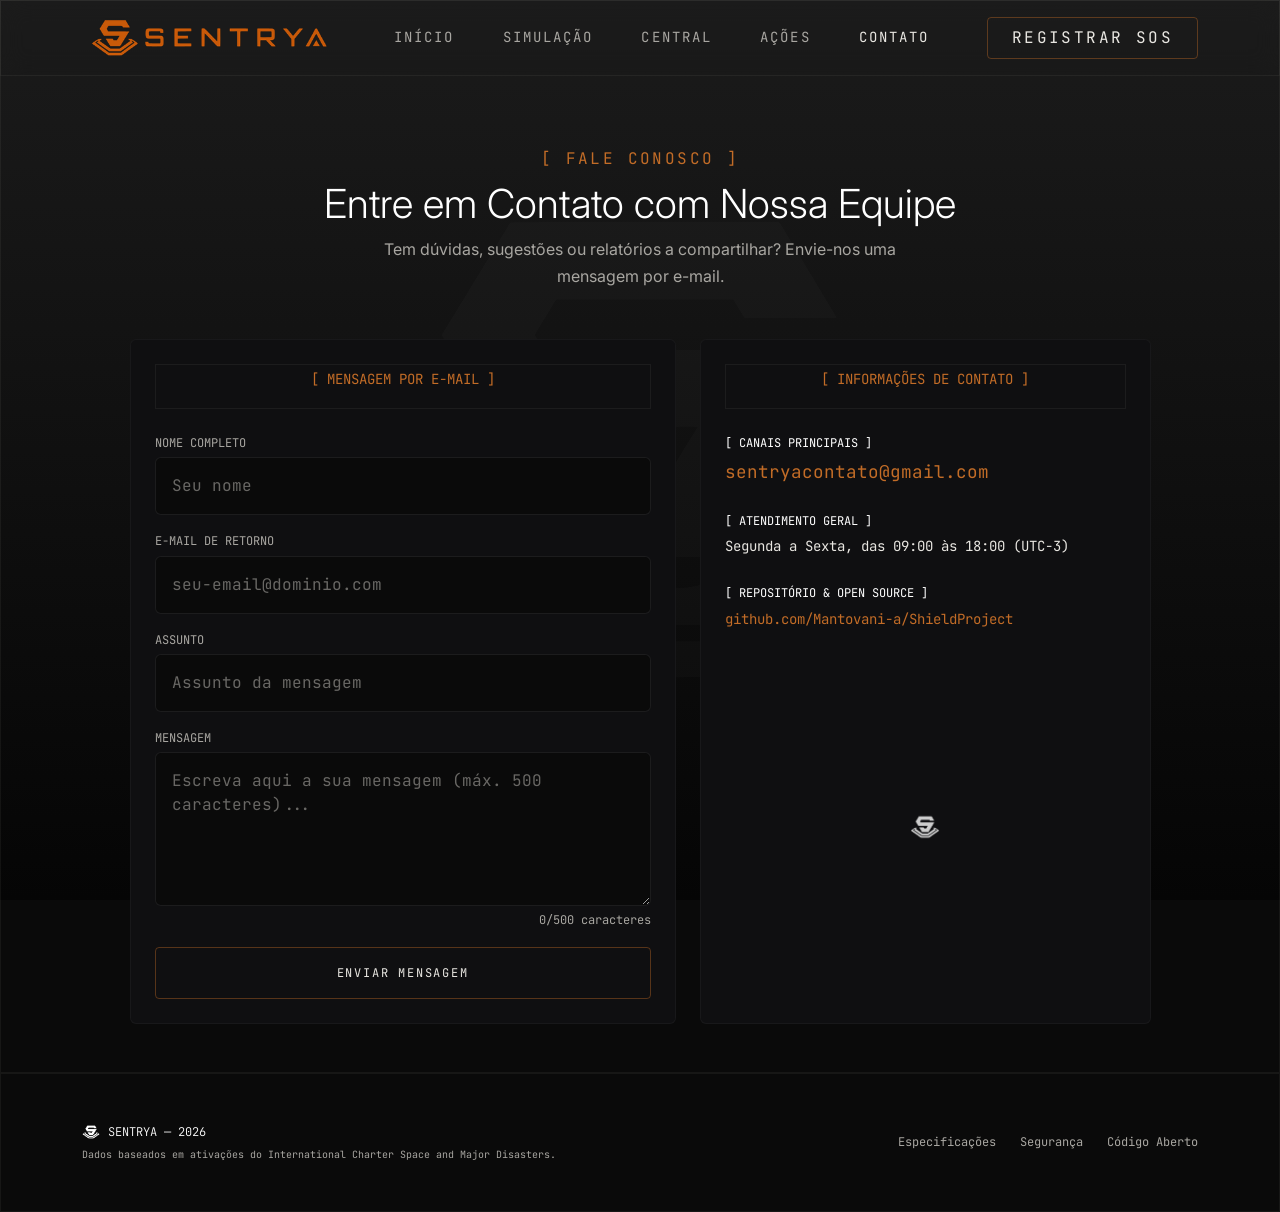
<file: contato.html>
<!DOCTYPE html>
<html lang="pt-BR">
<head>
    <meta charset="UTF-8">
    <meta name="viewport" content="width=device-width, initial-scale=1.0">
    <meta name="description" content="SENTRYA — Plataforma de monitoramento orbital e coordenação civil em cenários de desastres extremos, unindo telemetria por satélite à triagem SOS inteligente.">
    <title>SENTRYA — Fale Conosco</title>

    <link href="https://cdn.jsdelivr.net/npm/bootstrap@5.3.3/dist/css/bootstrap.min.css" rel="stylesheet">

    <link rel="preconnect" href="https://fonts.googleapis.com">
    <link rel="preconnect" href="https://fonts.gstatic.com" crossorigin>
    <link href="https://fonts.googleapis.com/css2?family=Inter:wght@200;300;400;500&family=JetBrains+Mono:wght@200;300;400;500&display=swap" rel="stylesheet">
    <link rel="icon" type="image/png" href="assets/img/logo-sentryamenor.png">
    <link rel="stylesheet" href="css/style.css">
</head>
<body class="bg-brand-black text-brand-light font-sans overflow-x-hidden">

    <header class="fixed-top bg-brand-header border-bottom border-brand-border py-3">
        <div class="container-xl d-flex align-items-center justify-content-between">
            <a href="index.html" class="d-flex align-items-center">
                <img src="assets/img/logosentriav2.png" alt="Sentrya" class="img-logo transition-scale">
            </a>

            <nav class="nav d-none d-md-flex align-items-center gap-5 text-uppercase font-mono tracking-widest small">
                <a href="index.html" class="nav-link-brand">Início</a>
                <a href="simulacao.html" class="nav-link-brand">Simulação</a>
                <a href="central.html" class="nav-link-brand">Central</a>
                <a href="acoes.html" class="nav-link-brand">Ações</a>
                <a href="contato.html" class="nav-link-brand active">Contato</a>
            </nav>

            <div class="d-flex align-items-center gap-3">
                <a href="acoes.html" class="btn btn-outline-brand-copper font-mono text-uppercase tracking-widest px-4 py-2 small d-none d-md-inline-block">
                    Registrar SOS
                </a>
                
                <!-- Mobile Menu Toggle -->
                <button class="btn btn-link text-brand-copper d-md-none p-0" type="button" data-bs-toggle="offcanvas" data-bs-target="#mobileMenu" aria-controls="mobileMenu" style="border:none; background:transparent;">
                    <svg xmlns="http://www.w3.org/2000/svg" width="32" height="32" fill="currentColor" class="bi bi-list" viewBox="0 0 16 16">
                      <path fill-rule="evenodd" d="M2.5 12a.5.5 0 0 1 .5-.5h10a.5.5 0 0 1 0 1H3a.5.5 0 0 1-.5-.5zm0-4a.5.5 0 0 1 .5-.5h10a.5.5 0 0 1 0 1H3a.5.5 0 0 1-.5-.5zm0-4a.5.5 0 0 1 .5-.5h10a.5.5 0 0 1 0 1H3a.5.5 0 0 1-.5-.5z"/>
                    </svg>
                </button>
            </div>
        </div>
    </header>

    <!-- Offcanvas Mobile Menu -->
    <div class="offcanvas offcanvas-end bg-brand-black text-brand-light border-start border-brand-border" tabindex="-1" id="mobileMenu" aria-labelledby="mobileMenuLabel">
        <div class="offcanvas-header border-bottom border-brand-border">
            <h5 class="offcanvas-title font-mono text-uppercase tracking-widest text-brand-copper" id="mobileMenuLabel">Sentrya</h5>
            <button type="button" class="btn-close btn-close-white" data-bs-dismiss="offcanvas" aria-label="Close"></button>
        </div>
        <div class="offcanvas-body">
            <div class="d-flex flex-column gap-4 font-mono text-uppercase tracking-widest mt-3">
                <a href="index.html" class="nav-link-brand">Início</a>
                <a href="simulacao.html" class="nav-link-brand">Simulação</a>
                <a href="central.html" class="nav-link-brand">Central</a>
                <a href="acoes.html" class="nav-link-brand">Ações</a>
                <a href="contato.html" class="nav-link-brand active">Contato</a>
                <hr class="border-brand-border my-2">
                <a href="acoes.html" class="btn btn-brand-copper font-mono text-uppercase tracking-widest px-4 py-3 small text-center w-100">
                    Registrar SOS
                </a>
            </div>
        </div>
    </div>

    <!-- SEÇÃO CONTATO -->
    <section id="contato" class="min-vh-100 pt-5 border-bottom border-brand-border d-flex align-items-center">
        <div class="container-xl py-5 mt-5">
            <div class="text-center mb-5 reveal">
                <span class="font-mono text-brand-copper tracking-widest text-uppercase d-block mb-2">[ Fale Conosco ]</span>
                <h1 class="display-6 text-white fw-light">Entre em Contato com Nossa Equipe</h1>
                <p class="text-brand-gray max-w-lg mx-auto">
                    Tem dúvidas, sugestões ou relatórios a compartilhar? Envie-nos uma mensagem por e-mail.
                </p>
            </div>

            <div class="row g-4 reveal delay-2 justify-content-center">
                <!-- FORMULÁRIO DE CONTATO POR EMAIL -->
                <div class="col-lg-6">
                    <div class="spotlight-card p-4 rounded h-100 d-flex flex-column justify-content-between">
                        <div>
                            <div class="border-bottom border-brand-border pb-3 mb-4 text-center">
                                <span class="text-sm font-mono text-brand-copper text-uppercase">[ Mensagem por E-mail ]</span>
                            </div>

                            <form id="contactForm" class="font-mono text-sm">
                                <div class="mb-3">
                                    <label for="contactName" class="text-xs text-brand-gray text-uppercase mb-1 d-block">Nome Completo</label>
                                    <input required id="contactName" type="text" placeholder="Seu nome" class="form-control bg-brand-black border-brand-border text-white p-3 rounded">
                                </div>

                                <div class="mb-3">
                                    <label for="contactEmail" class="text-xs text-brand-gray text-uppercase mb-1 d-block">E-mail de Retorno</label>
                                    <input required id="contactEmail" type="email" placeholder="seu-email@dominio.com" class="form-control bg-brand-black border-brand-border text-white p-3 rounded">
                                </div>

                                <div class="mb-3">
                                    <label for="contactSubject" class="text-xs text-brand-gray text-uppercase mb-1 d-block">Assunto</label>
                                    <input required id="contactSubject" type="text" placeholder="Assunto da mensagem" class="form-control bg-brand-black border-brand-border text-white p-3 rounded">
                                </div>

                                <div class="mb-3">
                                    <label for="contactMessage" class="text-xs text-brand-gray text-uppercase mb-1 d-block">Mensagem</label>
                                    <textarea required id="contactMessage" maxlength="500" rows="5" placeholder="Escreva aqui a sua mensagem (máx. 500 caracteres)..." class="form-control bg-brand-black border-brand-border text-white p-3 rounded"></textarea>
                                    <div class="text-end text-xs text-brand-gray mt-1"><span id="char-counter">0</span>/500 caracteres</div>
                                </div>

                                <button type="submit" class="btn btn-outline-brand-copper w-100 py-3 text-uppercase tracking-widest text-xs font-mono">
                                    Enviar Mensagem
                                </button>
                            </form>
                        </div>
                    </div>
                </div>

                <!-- CONTAINER DE INFORMAÇÕES DE CONTATO -->
                <div class="col-lg-5">
                    <div class="spotlight-card p-4 rounded h-100 d-flex flex-column">
                        <div>
                            <div class="border-bottom border-brand-border pb-3 mb-4 text-center">
                                <span class="text-sm font-mono text-brand-copper text-uppercase">[ Informações de Contato ]</span>
                            </div>

                            <div class="d-flex flex-column gap-4 font-mono text-sm text-brand-gray">
                                <div>
                                    <span class="text-white d-block text-xs text-uppercase mb-1">[ Canais Principais ]</span>
                                    <p class="mb-0 text-white font-medium" style="font-size: 1.1rem;">
                                        <a href="mailto:sentryacontato@gmail.com" class="text-brand-copper text-decoration-none transition-all">sentryacontato@gmail.com</a>
                                    </p>
                                </div>

                                <div>
                                    <span class="text-white d-block text-xs text-uppercase mb-1">[ Atendimento Geral ]</span>
                                    <p class="mb-0 text-brand-light">Segunda a Sexta, das 09:00 às 18:00 (UTC-3)</p>
                                </div>

                                <div>
                                    <span class="text-white d-block text-xs text-uppercase mb-1">[ Repositório & Open Source ]</span>
                                    <p class="mb-0">
                                        <a href="https://github.com/Mantovani-a/ShieldProject" target="_blank" class="text-brand-copper text-decoration-none transition-all">github.com/Mantovani-a/ShieldProject</a>
                                    </p>
                                </div>
                            </div>
                        </div>

                        <div class="flex-grow-1 d-flex align-items-center justify-content-center mt-4">
                            <img src="assets/img/logo-sentrya-branca.png" alt="Sentrya" style="height: 30px; opacity: 0.8;">
                        </div>
                    </div>
                </div>
            </div>
        </div>
    </section>

    <!-- MODAL DE CONFIRMAÇÃO DE ENVIO -->
    <div class="modal fade" id="contactConfirmModal" tabindex="-1" aria-labelledby="confirmTitle" aria-hidden="true" style="backdrop-filter: blur(8px);">
        <div class="modal-dialog modal-dialog-centered">
            <div class="modal-content bg-brand-black border border-brand-copper rounded text-brand-light font-mono p-3">
                <div class="modal-header border-bottom border-brand-border">
                    <h5 class="modal-title text-brand-copper tracking-widest text-uppercase d-flex align-items-center gap-2" id="confirmTitle">
                        Mensagem Enviada
                    </h5>
                    <button type="button" class="btn-close btn-close-white" data-bs-dismiss="modal" aria-label="Close"></button>
                </div>
                <div class="modal-body py-4 text-sm">
                    <div class="d-flex flex-column gap-3">
                        <p class="text-white mb-0">
                            Olá, <span id="confirm-name" class="text-brand-copper"></span>! Sua mensagem foi enviada com sucesso para <span class="text-brand-copper">sentryacontato@gmail.com</span>.
                        </p>
                        <div class="bg-brand-dark-card p-3 rounded border border-brand-border">
                            <span class="text-xs text-brand-gray d-block mb-1">DETALHES DO ENVIO:</span>
                            <div class="text-xs text-brand-light">
                                <strong>Assunto:</strong> <span id="confirm-subject">--</span><br>
                                <strong>Horário:</strong> <span id="confirm-time">--</span>
                            </div>
                        </div>
                        <p class="text-xs text-brand-gray mb-0">
                            Retornaremos o contato pelo endereço de e-mail informado o mais breve possível. Obrigado por nos contatar!
                        </p>
                    </div>
                </div>
                <div class="modal-footer border-top border-brand-border">
                    <button type="button" class="btn btn-outline-brand-copper px-4 py-2 text-xs text-uppercase tracking-widest w-100" data-bs-dismiss="modal">Fechar Janela</button>
                </div>
            </div>
        </div>
    </div>

    <footer class="border-t border-brand-border py-5 bg-brand-black font-mono text-xs text-brand-gray">
        <div class="container-xl d-flex flex-column flex-sm-row justify-content-between align-items-center gap-3">
            <div class="d-flex flex-column align-items-center align-items-sm-start gap-1">
                <div class="d-flex align-items-center gap-2">
                    <img src="assets/img/logo-sentrya-branca.png" alt="Sentrya" style="height: 18px;">
                    <span class="text-white fw-light">SENTRYA — 2026</span>
                </div>
                <span class="text-brand-gray" style="font-size: 10px !important;">Dados baseados em ativações do International Charter Space and Major Disasters.</span>
            </div>
            <div class="d-flex gap-4">
                <a href="#" class="footer-link">Especificações</a>
                <a href="#" class="footer-link">Segurança</a>
                <a href="#" class="footer-link">Código Aberto</a>
            </div>
        </div>
    </footer>

    <script src="https://cdn.jsdelivr.net/npm/bootstrap@5.3.3/dist/js/bootstrap.bundle.min.js"></script>
    <script src="src/js/script.js"></script>
</body>
</html>
</file>
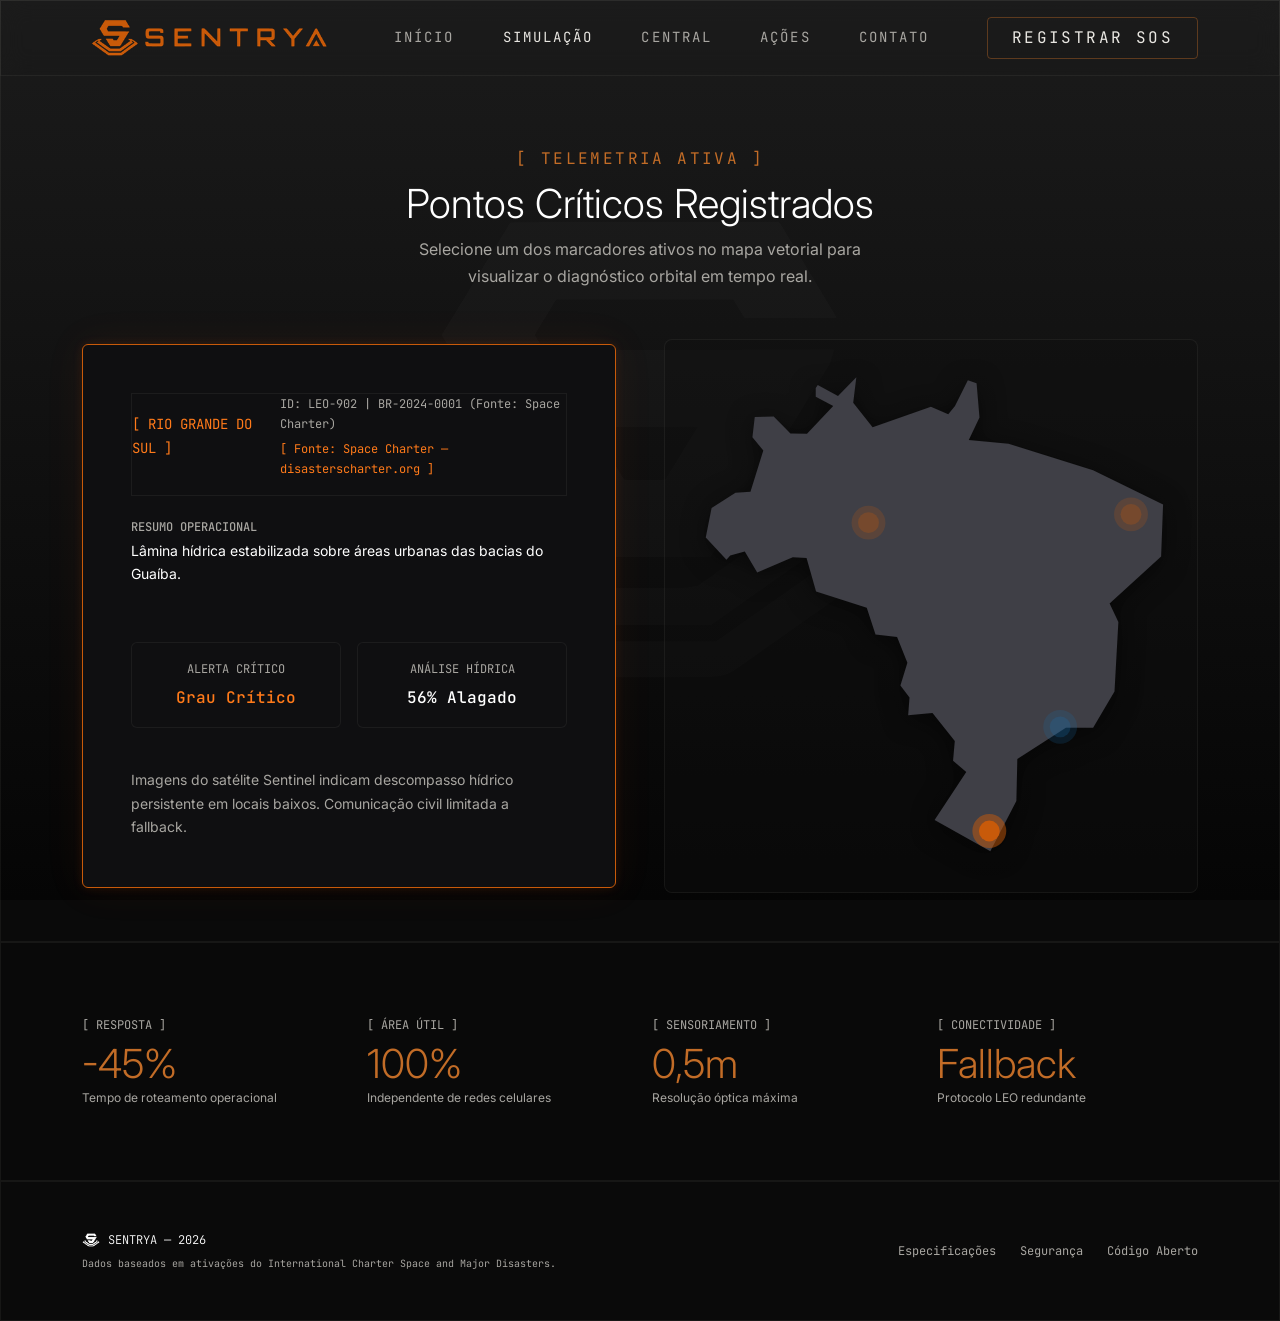
<file: simulacao.html>
<!DOCTYPE html>
<html lang="pt-BR">
<head>
    <meta charset="UTF-8">
    <meta name="viewport" content="width=device-width, initial-scale=1.0">
    <meta name="description" content="SENTRYA — Plataforma de monitoramento orbital e coordenação civil em cenários de desastres extremos, unindo telemetria por satélite à triagem SOS inteligente.">
    <title>SENTRYA — Simulação e Monitoramento de Status</title>

    <link href="https://cdn.jsdelivr.net/npm/bootstrap@5.3.3/dist/css/bootstrap.min.css" rel="stylesheet">

    <link rel="preconnect" href="https://fonts.googleapis.com">
    <link rel="preconnect" href="https://fonts.gstatic.com" crossorigin>
    <link href="https://fonts.googleapis.com/css2?family=Inter:wght@200;300;400;500&family=JetBrains+Mono:wght@200;300;400;500&display=swap" rel="stylesheet">
    <link rel="icon" type="image/png" href="assets/img/logo-sentryamenor.png">
    <link rel="stylesheet" href="css/style.css">
</head>
<body class="bg-brand-black text-brand-light font-sans overflow-x-hidden">

    <header class="fixed-top bg-brand-header border-bottom border-brand-border py-3">
        <div class="container-xl d-flex align-items-center justify-content-between">
            <a href="index.html" class="d-flex align-items-center">
                <img src="assets/img/logosentriav2.png" alt="Sentrya" class="img-logo transition-scale">
            </a>

            <nav class="nav d-none d-md-flex align-items-center gap-5 text-uppercase font-mono tracking-widest small">
                <a href="index.html" class="nav-link-brand">Início</a>
                <a href="simulacao.html" class="nav-link-brand active">Simulação</a>
                <a href="central.html" class="nav-link-brand">Central</a>
                <a href="acoes.html" class="nav-link-brand">Ações</a>
                <a href="contato.html" class="nav-link-brand">Contato</a>
            </nav>

            <div class="d-flex align-items-center gap-3">
                <a href="acoes.html" class="btn btn-outline-brand-copper font-mono text-uppercase tracking-widest px-4 py-2 small d-none d-md-inline-block">
                    Registrar SOS
                </a>
                
                <!-- Mobile Menu Toggle -->
                <button class="btn btn-link text-brand-copper d-md-none p-0" type="button" data-bs-toggle="offcanvas" data-bs-target="#mobileMenu" aria-controls="mobileMenu" style="border:none; background:transparent;">
                    <svg xmlns="http://www.w3.org/2000/svg" width="32" height="32" fill="currentColor" class="bi bi-list" viewBox="0 0 16 16">
                      <path fill-rule="evenodd" d="M2.5 12a.5.5 0 0 1 .5-.5h10a.5.5 0 0 1 0 1H3a.5.5 0 0 1-.5-.5zm0-4a.5.5 0 0 1 .5-.5h10a.5.5 0 0 1 0 1H3a.5.5 0 0 1-.5-.5zm0-4a.5.5 0 0 1 .5-.5h10a.5.5 0 0 1 0 1H3a.5.5 0 0 1-.5-.5z"/>
                    </svg>
                </button>
            </div>
        </div>
    </header>

    <!-- Offcanvas Mobile Menu -->
    <div class="offcanvas offcanvas-end bg-brand-black text-brand-light border-start border-brand-border" tabindex="-1" id="mobileMenu" aria-labelledby="mobileMenuLabel">
        <div class="offcanvas-header border-bottom border-brand-border">
            <h5 class="offcanvas-title font-mono text-uppercase tracking-widest text-brand-copper" id="mobileMenuLabel">Sentrya</h5>
            <button type="button" class="btn-close btn-close-white" data-bs-dismiss="offcanvas" aria-label="Close"></button>
        </div>
        <div class="offcanvas-body">
            <div class="d-flex flex-column gap-4 font-mono text-uppercase tracking-widest mt-3">
                <a href="index.html" class="nav-link-brand">Início</a>
                <a href="simulacao.html" class="nav-link-brand active">Simulação</a>
                <a href="central.html" class="nav-link-brand">Central</a>
                <a href="acoes.html" class="nav-link-brand">Ações</a>
                <a href="contato.html" class="nav-link-brand">Contato</a>
                <hr class="border-brand-border my-2">
                <a href="acoes.html" class="btn btn-brand-copper font-mono text-uppercase tracking-widest px-4 py-3 small text-center w-100">
                    Registrar SOS
                </a>
            </div>
        </div>
    </div>

    <!-- MAPA VETORIAL & TELEMETRIA -->
    <!-- SEÇÃO DE TELEMETRIA ATIVA - DIAGNÓSTICO ORBITAL E MAPA VETORIAL -->
    <section id="mapa-operacoes" class="min-vh-100 pt-5 border-bottom border-brand-border d-flex align-items-center">
        <div class="container-xl py-5 mt-5">
            <div class="text-center mb-5 reveal">
                <span class="font-mono text-brand-copper tracking-widest text-uppercase d-block mb-2">[ Telemetria Ativa ]</span>
                <h1 class="display-6 text-white fw-light">Pontos Críticos Registrados</h1>
                <p class="text-brand-gray max-w-lg mx-auto">
                    Selecione um dos marcadores ativos no mapa vetorial para visualizar o diagnóstico orbital em tempo real.
                </p>
            </div>

            <div class="row g-5 align-items-center">
                <!-- MONITOR DO PAINEL DE TELEMETRIA DETALHADA -->
                <div class="col-lg-6 reveal delay-2">
                    <div id="telemetry-display" class="spotlight-card p-5 rounded">
                        <div class="d-flex flex-column flex-sm-row justify-content-between align-items-start align-items-sm-center border-bottom border-brand-border pb-3 mb-4 gap-2">
                            <span class="font-mono text-sm text-brand-copper text-uppercase" id="tel-local">[ Foco: Selecione um Ponto ]</span>
                            <div class="d-flex flex-column align-items-start align-items-sm-end gap-1">
                                <span class="font-mono text-xs text-brand-gray" id="tel-id">ID: 000-A</span>
                                <span id="tel-fonte" class="text-xs font-mono text-brand-copper font-bold">
                                    [ Fonte: Space Charter — disasterscharter.org ]
                                </span>
                            </div>
                        </div>

                        <div class="d-flex flex-column gap-3">
                            <div class="mb-4">
                                <h4 class="text-xs font-mono text-brand-gray text-uppercase mb-1">Resumo Operacional</h4>
                                <p class="text-sm font-light text-white" id="tel-status">Selecione um dos marcadores circulares do sensor espacial. O processamento orbital exibirá o diagnóstico correspondente no monitor.</p>
                            </div>

                            <div class="row g-3 mb-4">
                                <div class="col-6">
                                    <div class="bg-brand-dark-card p-3 rounded border border-brand-border text-center">
                                        <span class="text-xs font-mono text-brand-gray d-block text-uppercase mb-1">Alerta Crítico</span>
                                        <span class="h6 font-mono text-white mb-0" id="tel-risk-val">--</span>
                                    </div>
                                </div>
                                <div class="col-6">
                                    <div class="bg-brand-dark-card p-3 rounded border border-brand-border text-center">
                                        <span class="text-xs font-mono text-brand-gray d-block text-uppercase mb-1">Análise Hídrica</span>
                                        <span class="h6 font-mono text-white mb-0" id="tel-pop">--</span>
                                    </div>
                                </div>
                            </div>

                            <p class="text-sm text-brand-gray mb-0" id="tel-analise">
                                Selecione um dos marcadores circulares do sensor espacial. O processamento orbital exibirá o diagnóstico correspondente no monitor.
                            </p>
                        </div>
                    </div>
                </div>

                <!-- MAPA VETORIAL INTERATIVO DO BRASIL COM MARCADORES ORBITAIS -->
                <div class="col-lg-6 d-flex justify-content-center reveal">
                    <div id="mapa-container" class="map-container w-100 max-w-3xl">
                        <svg id="mapa-svg" viewBox="240 320 120 125" class="w-100 h-auto map-svg text-brand-card fill-current">
                            <path d="M314.24,438.85l6.25-12.02l0.23-10.1l11.66-7.52h6.53l5.13-8.69l0.93-16.68l-2.1-4.46l12.36-11.28l0.47-12.45l-16.79-8.22l-20.28-6.34l-9.56-0.94l2.57-5.4l-0.7-8.22l-2.09-0.69l-3.09,6.14l-1.62,2.03l-4.16-1.84l-13.99,4.93l-4.66-5.87l0.75-6.13l-4.4,4.48l-4.86-2.62l-0.49,0.69l0.01,2.13l4.19,2.25l-6.29,6.63l-3.97-0.04l-4.02-4.09l-4.55,0.14l-0.56,4.86l2.61,3.17l-3.08,9.87l-3.6,0.28l-5.73,3.62l-1.4,7.11l4.97,5.32l0.91-1.03l3.49-0.94l2.98,5.02l8.53-3.66l3.31,0.19l2.28,8.07l12.17,3.86l2.1,6.44l5.18,0.62l2.47,6.15l-1.67,5.47l2.18,2.86l-0.32,4.26l5.84-0.55l5.35,6.76l-0.42,4.75l3.17,2.68l-7.6,11.51L314.24,438.85L314.24,438.85z" />

                            <g id="pin-rs" class="cursor-pointer" transform="translate(314 434)">
                                <circle r="10" fill="transparent" pointer-events="all" />
                                <circle r="4" fill="rgba(200,90,10,0.50)">
                                    <animate attributeName="r" values="4;8;4" dur="2s" repeatCount="indefinite" />
                                </circle>
                                <circle r="2.5" fill="#C85A0A" />
                            </g>

                            <g id="pin-rj" class="cursor-pointer" transform="translate(331 409)">
                                <circle r="10" fill="transparent" pointer-events="all" />
                                <circle r="4" fill="rgba(27,108,168,0.50)">
                                    <animate attributeName="r" values="4;8;4" dur="2s" repeatCount="indefinite" />
                                </circle>
                                <circle r="2.5" fill="#1B6CA8" />
                            </g>

                            <g id="pin-ne" class="cursor-pointer" transform="translate(348 358)">
                                <circle r="10" fill="transparent" pointer-events="all" />
                                <circle r="4" fill="rgba(200,90,10,0.50)">
                                    <animate attributeName="r" values="4;8;4" dur="2s" repeatCount="indefinite" />
                                </circle>
                                <circle r="2.5" fill="#C85A0A" />
                            </g>

                            <g id="pin-am" class="cursor-pointer" transform="translate(285 360)">
                                <circle r="10" fill="transparent" pointer-events="all" />
                                <circle r="4" fill="rgba(200,90,10,0.50)">
                                    <animate attributeName="r" values="4;8;4" dur="2s" repeatCount="indefinite" />
                                </circle>
                                <circle r="2.5" fill="#C85A0A" />
                            </g>
                        </svg>
                    </div>
                </div>
            </div>
        </div>
    </section>

    <!-- SEÇÃO DE MÉTRICAS E ESTATÍSTICAS DE PERFORMANCE DA OPERAÇÃO -->
    <section class="border-bottom border-brand-border bg-brand-dark-opacity py-5 reveal">
        <div class="container-xl py-4">
            <div class="row g-4 text-center text-sm-start">
                <div class="col-6 col-md-3">
                    <span class="text-xs font-mono text-brand-gray text-uppercase d-block mb-1">[ Resposta ]</span>
                    <span class="display-6 fw-light text-brand-copper d-block">-45%</span>
                    <p class="text-xs text-brand-gray mb-0">Tempo de roteamento operacional</p>
                </div>
                <div class="col-6 col-md-3">
                    <span class="text-xs font-mono text-brand-gray text-uppercase d-block mb-1">[ Área útil ]</span>
                    <span class="display-6 fw-light text-brand-copper d-block">100%</span>
                    <p class="text-xs text-brand-gray mb-0">Independente de redes celulares</p>
                </div>
                <div class="col-6 col-md-3">
                    <span class="text-xs font-mono text-brand-gray text-uppercase d-block mb-1">[ Sensoriamento ]</span>
                    <span class="display-6 fw-light text-brand-copper d-block">0,5m</span>
                    <p class="text-xs text-brand-gray mb-0">Resolução óptica máxima</p>
                </div>
                <div class="col-6 col-md-3">
                    <span class="text-xs font-mono text-brand-gray text-uppercase d-block mb-1">[ Conectividade ]</span>
                    <span class="display-6 fw-light text-brand-copper d-block">Fallback</span>
                    <p class="text-xs text-brand-gray mb-0">Protocolo LEO redundante</p>
                </div>
            </div>
        </div>
    </section>

    <footer class="border-t border-brand-border py-5 bg-brand-black font-mono text-xs text-brand-gray">
        <div class="container-xl d-flex flex-column flex-sm-row justify-content-between align-items-center gap-3">
            <div class="d-flex flex-column align-items-center align-items-sm-start gap-1">
                <div class="d-flex align-items-center gap-2">
                    <img src="assets/img/logo-sentrya-branca.png" alt="Sentrya" style="height: 18px;">
                    <span class="text-white fw-light">SENTRYA — 2026</span>
                </div>
                <span class="text-brand-gray" style="font-size: 10px !important;">Dados baseados em ativações do International Charter Space and Major Disasters.</span>
            </div>
            <div class="d-flex gap-4">
                <a href="#" class="footer-link">Especificações</a>
                <a href="#" class="footer-link">Segurança</a>
                <a href="#" class="footer-link">Código Aberto</a>
            </div>
        </div>
    </footer>

    <script src="https://cdn.jsdelivr.net/npm/bootstrap@5.3.3/dist/js/bootstrap.bundle.min.js"></script>
    <script src="src/js/spaceCharter.js"></script>
    <script src="src/js/script.js"></script>
</body>
</html>
</file>
<file: css/style.css>
/* ==========================================================================
   1. DESIGN SYSTEM & VARIABLES
   ========================================================================== */
:root {
    --brand-black: #0A0A0A;
    --brand-black-rgb: 10, 10, 10;
    --brand-card: #232323;
    --brand-dark-card: #0f0f11;
    --brand-dark-card-rgb: 15, 15, 17;
    --brand-border: rgba(235, 231, 223, 0.06);
    --brand-copper: #c26c27;
    --brand-copper-rgb: 194, 108, 39;
    --brand-copper-faint: rgba(194, 108, 39, 0.08);
    --brand-gray: #a8a6a1;
    --brand-light: #e8e6e1;
    --font-sans: 'Inter', sans-serif;
    --font-mono: 'JetBrains Mono', monospace;
}

/* ==========================================================================
   2. BASE STYLES & SCROLLBARS
   ========================================================================== */
body {
    background: linear-gradient(to top, #050505 0%, #1b1b1b 100%);
    background-attachment: fixed;
    color: var(--brand-light);
    font-family: var(--font-sans);
    font-size: 16px;
    line-height: 1.7;
    min-height: 100vh;
    position: relative;
}

body::before {
    content: '';
    position: fixed;
    top: 50%;
    left: 50%;
    transform: translate(-50%, -50%);
    width: 100vw;
    height: 100vh;
    background: url('../assets/img/logo-sentrya-branca.png') center center no-repeat;
    background-size: 50%;
    opacity: 0.02;
    z-index: -1;
    pointer-events: none;
}

::selection {
    background-color: var(--brand-copper-faint);
    color: var(--brand-copper);
}

/* Scrollbars */
::-webkit-scrollbar {
    width: 4px;
}

::-webkit-scrollbar-track {
    background: #09090b;
}

::-webkit-scrollbar-thumb {
    background: #27272a;
}

::-webkit-scrollbar-thumb:hover {
    background: #8a5f4e;
}

/* ==========================================================================
   3. TYPOGRAPHY
   ========================================================================== */
.font-mono {
    font-family: var(--font-mono) !important;
}

.font-sans {
    font-family: var(--font-sans) !important;
}

.text-xs {
    font-size: 0.75rem !important;
}

.text-sm {
    font-size: 0.875rem !important;
}

.text-lg {
    font-size: 1.125rem !important;
}

.tracking-widest {
    letter-spacing: 0.15em !important;
}

/* ==========================================================================
   4. NAVIGATION, HEADER & FOOTER
   ========================================================================== */
.bg-brand-header {
    background-color: transparent !important;
    backdrop-filter: blur(12px);
    -webkit-backdrop-filter: blur(12px);
    z-index: 1000;
}

.img-logo {
    height: 2.5rem;
    width: auto;
    transition: transform 0.3s ease;
}

.nav-link-brand {
    color: var(--brand-gray);
    text-decoration: none;
    transition: color 0.3s ease;
}

.nav-link-brand:hover,
.nav-link-brand.active {
    color: var(--brand-light);
}

.footer-link {
    color: var(--brand-gray);
    text-decoration: none;
    transition: color 0.3s ease;
}

.footer-link:hover {
    color: var(--brand-copper);
}

/* ==========================================================================
   5. BUTTONS
   ========================================================================== */
.btn-outline-brand-copper {
    background-color: transparent;
    border: 1px solid rgba(var(--brand-copper-rgb), 0.4);
    color: var(--brand-light);
    border-radius: 0.25rem;
    transition: all 0.3s ease;
}

.btn-outline-brand-copper:hover {
    background-color: var(--brand-copper);
    border-color: var(--brand-copper);
    color: var(--brand-black) !important;
}

.btn-brand-light,
.btn-brand-copper {
    border: none;
    border-radius: 0.25rem;
}

.btn-brand-light {
    background-color: var(--brand-light);
    color: var(--brand-black);
    transition: background-color 0.3s ease;
}

.btn-brand-light:hover {
    background-color: #ffffff;
}

.btn-brand-copper {
    background-color: var(--brand-copper);
    color: var(--brand-light);
    transition: opacity 0.3s ease;
}

.btn-brand-copper:hover {
    opacity: 0.9;
}

/* ==========================================================================
   6. FORMS, INPUTS & SLIDERS
   ========================================================================== */
.form-control,
.form-select {
    background-color: var(--brand-black) !important;
    border: 1px solid var(--brand-border) !important;
    color: #fff !important;
    transition: border-color 0.3s ease;
}

.form-control::placeholder {
    color: var(--brand-gray);
    opacity: 0.6;
}

.form-control:focus,
.form-select:focus {
    background-color: var(--brand-black) !important;
    border-color: var(--brand-copper) !important;
    box-shadow: none !important;
    color: #fff !important;
}

/* ==========================================================================
   7. COMPONENTS & CARDS
   ========================================================================== */

/* --- Spotlight Cards & Effects --- */
.spotlight-card {
    position: relative;
    background: var(--brand-dark-card);
    border: 1px solid rgba(255, 255, 255, 0.04);
    overflow: hidden;
    transition: border-color 0.4s ease, box-shadow 0.4s ease;
}

.spotlight-card::before {
    content: '';
    position: absolute;
    inset: 0;
    background: radial-gradient(350px circle at var(--mouse-x, 0px) var(--mouse-y, 0px),
            rgba(138, 95, 78, 0.06),
            transparent 80%);
    z-index: 1;
    pointer-events: none;
    opacity: 0;
    transition: opacity 0.5s ease;
}

.spotlight-card:hover::before {
    opacity: 1;
}

.spotlight-card:hover {
    border-color: rgba(194, 108, 39, 0.25);
    box-shadow: 0 4px 20px rgba(0, 0, 0, 0.3), 0 0 15px rgba(194, 108, 39, 0.03);
}

/* --- Timeline Navigation --- */
.timeline-navigation {
    overflow-x: auto;
}

.btn-timeline {
    background: none;
    border: none;
    color: var(--brand-gray);
    padding-bottom: 0.5rem;
    border-bottom: 2px solid transparent;
    transition: color 0.3s ease, border-color 0.3s ease;
}

.btn-timeline:hover {
    color: var(--brand-light);
}

.btn-timeline.active {
    color: var(--brand-copper) !important;
    border-bottom-color: var(--brand-copper) !important;
}

/* --- Status Indicators --- */
.status-indicator {
    display: inline-block;
    width: 8px;
    height: 8px;
    border-radius: 50%;
    margin-right: 8px;
    vertical-align: middle;
}

.status-orange {
    background-color: #C85A0A;
    box-shadow: 0 0 8px rgba(200, 90, 10, 0.6);
}

.status-blue {
    background-color: #1B6CA8;
    box-shadow: 0 0 8px rgba(27, 108, 168, 0.6);
}

/* --- Survival Kit Checklist --- */
.survival-item {
    background-color: var(--brand-black) !important;
    border: 1px solid var(--brand-border) !important;
    cursor: pointer;
    width: 1.15rem;
    height: 1.15rem;
    border-radius: 0.2rem !important;
    transition: all 0.2s cubic-bezier(0.16, 1, 0.3, 1);
}

.survival-item:checked {
    background-color: var(--brand-copper) !important;
    border-color: var(--brand-copper) !important;
    box-shadow: 0 0 8px rgba(194, 108, 39, 0.5);
}

.survival-item:focus {
    border-color: var(--brand-copper) !important;
    box-shadow: 0 0 0 0.25rem rgba(194, 108, 39, 0.25) !important;
}


.list-unstyled li.d-flex {
    transition: border-color 0.3s ease, background-color 0.3s ease;
}

.list-unstyled li.d-flex:hover {
    border-color: rgba(194, 108, 39, 0.2) !important;
    background-color: rgba(194, 108, 39, 0.02) !important;
}

/* ==========================================================================
   8. MAP & TELEMETRY
   ========================================================================== */
.map-container {
    padding: 1rem;
    background-color: rgba(var(--brand-dark-card-rgb), 0.4);
    border: 1px solid var(--brand-border);
    border-radius: 0.5rem;
}

.map-svg {
    color: #3f3f46;
    fill: currentColor;
    filter: drop-shadow(0 4px 12px rgba(0, 0, 0, 0.5));
}

#pin-rs:hover circle:not([fill="transparent"]),
#pin-ne:hover circle:not([fill="transparent"]),
#pin-am:hover circle:not([fill="transparent"]) {
    filter: drop-shadow(0 0 2px #FF7A1A) drop-shadow(0 0 5px rgba(255, 122, 26, 0.5));
}

#pin-rj:hover circle:not([fill="transparent"]) {
    filter: drop-shadow(0 0 2px #1B6CA8) drop-shadow(0 0 5px rgba(27, 108, 168, 0.5));
}

#mapa-container {
    overflow: hidden;
    cursor: grab;
}

#mapa-container:active {
    cursor: grabbing;
}

#mapa-svg {
    transform-origin: center center;
    transition: transform 0.05s linear;
    user-select: none;
}

#mapa-svg.dragging {
    transition: none !important;
}

/* Panel Dynamic Themes */
.telemetry-orange {
    border-color: #C85A0A !important;
    box-shadow:
        0 0 10px rgba(200,90,10,0.15),
        0 0 40px rgba(200,90,10,0.08);
}

.telemetry-blue {
    border-color: #1B6CA8 !important;
    box-shadow:
        0 0 10px rgba(27,108,168,0.15),
        0 0 40px rgba(27,108,168,0.08);
}

.telemetry-orange #tel-local,
.telemetry-orange #tel-risk-val,
.telemetry-orange #tel-fonte {
    color: #FF7A1A !important;
}

.telemetry-blue #tel-local,
.telemetry-blue #tel-risk-val,
.telemetry-blue #tel-fonte {
    color: #4EA0DC !important;
}

/* ==========================================================================
   9. ANIMATIONS
   ========================================================================== */
@keyframes fadeUpGentle {
    0% {
        opacity: 0;
        transform: translateY(8px);
    }
    100% {
        opacity: 1;
        transform: translateY(0);
    }
}

.delay-1 {
    animation-delay: 150ms;
}

.delay-2 {
    animation-delay: 350ms;
}

.reveal {
    opacity: 0;
    transform: translateY(16px);
    transition: opacity 1.2s cubic-bezier(0.16, 1, 0.3, 1),
        transform 1.2s cubic-bezier(0.16, 1, 0.3, 1);
}

.reveal.active {
    opacity: 1;
    transform: translateY(0);
}

/* ==========================================================================
   10. UTILITY CLASSES
   ========================================================================== */
.bg-brand-black {
    background-color: var(--brand-black) !important;
}

.text-brand-light {
    color: var(--brand-light) !important;
}

.text-brand-gray {
    color: var(--brand-gray) !important;
}

.text-brand-copper {
    color: var(--brand-copper) !important;
}

.bg-brand-dark-card {
    background-color: var(--brand-dark-card) !important;
}

.bg-brand-dark-opacity {
    background-color: rgba(var(--brand-black-rgb), 0.3) !important;
}

.border-brand-border {
    border: 1px solid var(--brand-border) !important;
}

.max-w-lg {
    max-width: 32rem !important;
}

.max-w-4xl {
    max-width: 56rem !important;
}

.border-t {
    border-top: 1px solid var(--brand-border) !important;
}

.cursor-pointer {
    cursor: pointer !important;
}

.transition-scale {
    transition: transform 0.3s ease !important;
}

.transition-all {
    transition: all 0.3s ease !important;
}

.duration-500 {
    transition-duration: 500ms !important;
}

/* ==========================================================================
   11. RESPONSIVENESS & MEDIA QUERIES
   ========================================================================== */
@media (max-width: 768px) {
    body {
        font-size: 14px;
    }

    .img-logo {
        height: 2.8rem;
    }

    h1.display-5 {
        font-size: 2rem !important;
    }

    h2.display-6 {
        font-size: 1.75rem !important;
    }

    section {
        padding-top: 5rem !important;
    }
}
</file>
